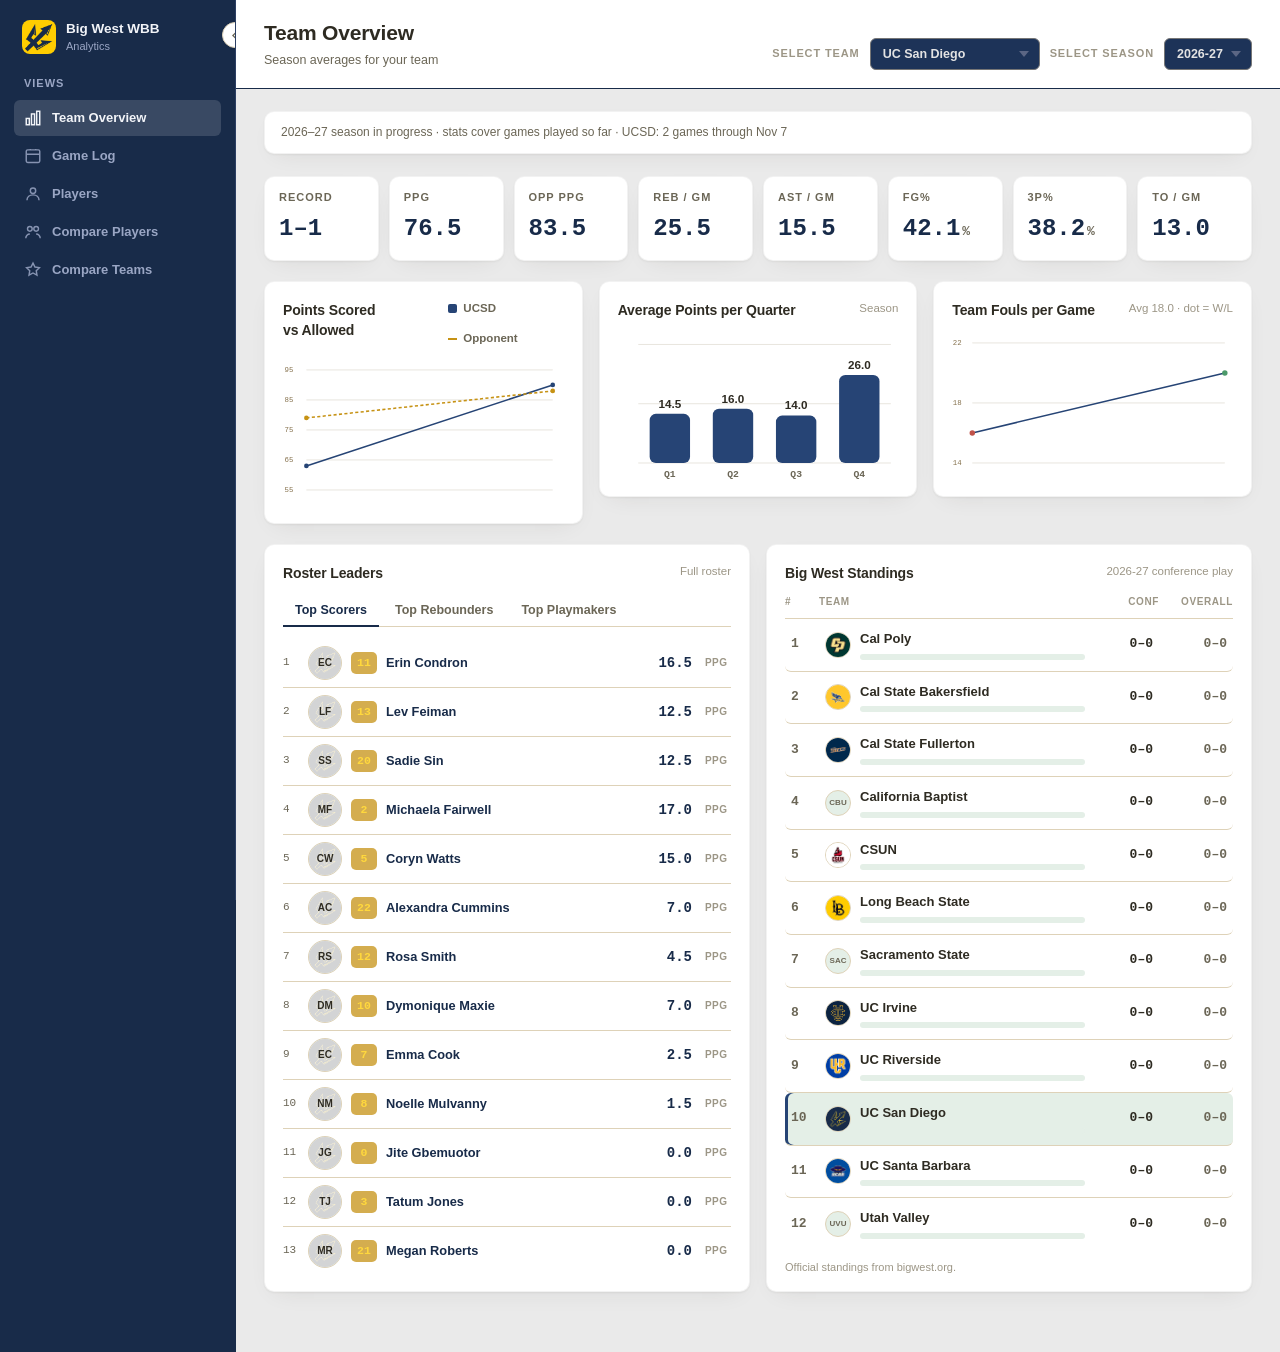
<file: index.html>
<!DOCTYPE html>
<html lang="en" data-theme="light">
<head>
<meta charset="UTF-8">
<meta name="viewport" content="width=device-width, initial-scale=1.0">
<title>Big West WBB Analytics — Coach's Dashboard</title>
<link rel="stylesheet" href="style.css?v=20261028-merged-rosters">
<link rel="preconnect" href="https://fonts.googleapis.com">
<link rel="preconnect" href="https://fonts.gstatic.com" crossorigin>
<link href="https://fonts.googleapis.com/css2?family=Inter:wght@400;600;700;800&display=swap" rel="stylesheet">
</head>
<body>
<div class="app">
  <aside class="sidebar" style="position:relative;">
    <div class="brand">
      <div class="brand-mark"><img src="Team_Logos/triton_logo.jpg" alt="UC San Diego Tritons logo"></div>
      <div class="brand-text"><b>Big West WBB</b><span>Analytics</span></div>
    </div>
    <button class="sidebar-toggle" id="sidebar-toggle" title="Collapse sidebar" aria-label="Collapse sidebar">
      <svg viewBox="0 0 20 20" fill="none" stroke="currentColor" stroke-width="2"><path d="M12 4l-6 6 6 6"/></svg>
    </button>
    <nav class="views" id="nav"></nav>
  </aside>
  <main class="main">
    <header class="topbar" id="topbar"></header>
    <section class="view" id="view"></section>
  </main>
</div>
<div class="tooltip" id="tooltip"></div>

<script src="script.js?v=20261111-played-games"></script>
</body>
</html>
</file>
<file: style.css>
:root{
  --bg:#FDFAF6; --surface:#FFFFFF; --surface-2:#FAF1E6; --surface-3:#E4EFE7;
  --border:#E5DCC9; --ink:#2E2B22; --ink-muted:#6B6656; --ink-faint:#9C9686;
  --accent:#99BC85; --accent-ink:#1D2B17; --accent-soft:#E4EFE7;
  --series-a:#99BC85; --series-b:#C97B4A;
  --good:#4C9A6A; --good-soft:#E3F3E7; --critical:#C0524A; --critical-soft:#F7E7E4;
  --sidebar-bg:#FFFFFF; --sidebar-ink:#2E2B22; --sidebar-ink-muted:#6B6656; --sidebar-border:#E5DCC9;
  --chart-grid:var(--border); --chart-axis:var(--ink-faint);
  --radius:10px; --radius-sm:6px;
  --shadow:0 1px 2px rgba(46,43,34,.06), 0 8px 24px -12px rgba(46,43,34,.12);
  --font-body: -apple-system, BlinkMacSystemFont, "Segoe UI", Roboto, "Helvetica Neue", Arial, sans-serif;
  --font-mono: ui-monospace, "SF Mono", "Cascadia Mono", "Roboto Mono", Menlo, Consolas, monospace;
}
@media (prefers-color-scheme: dark){
  :root{
    --bg:#0A0F1C; --surface:#111A2E; --surface-2:#17233D; --surface-3:#1D2A48;
    --border:#263252; --ink:#F2F4F8; --ink-muted:#8D97B5; --ink-faint:#5B6685;
    --accent:#FFC94A; --accent-ink:#1A1200; --accent-soft:#3A2E0E;
    --series-a:#C68600; --series-b:#264475;
    --good:#38C793; --good-soft:#123528; --critical:#F1596B; --critical-soft:#3A1620;
    --sidebar-bg:#111A2E; --sidebar-ink:#F2F4F8; --sidebar-ink-muted:#8D97B5; --sidebar-border:#263252;
    --chart-grid:var(--border); --chart-axis:var(--ink-faint);
    --shadow:0 1px 2px rgba(0,0,0,.3), 0 12px 28px -14px rgba(0,0,0,.55);
  }
}
:root[data-theme="dark"]{
  --bg:#0A0F1C; --surface:#111A2E; --surface-2:#17233D; --surface-3:#1D2A48;
  --border:#263252; --ink:#F2F4F8; --ink-muted:#8D97B5; --ink-faint:#5B6685;
  --accent:#FFC94A; --accent-ink:#1A1200; --accent-soft:#3A2E0E;
  --series-a:#C68600; --series-b:#264475;
  --good:#38C793; --good-soft:#123528; --critical:#F1596B; --critical-soft:#3A1620;
  --sidebar-bg:#111A2E; --sidebar-ink:#F2F4F8; --sidebar-ink-muted:#8D97B5; --sidebar-border:#263252;
  --chart-grid:var(--border); --chart-axis:var(--ink-faint);
  --shadow:0 1px 2px rgba(0,0,0,.3), 0 12px 28px -14px rgba(0,0,0,.55);
}
:root[data-theme="light"]{
  --bg:#eaeaea; --surface:#FFFFFF; --surface-2:#FDFAF6; --surface-3:#E4EFE7;
  --border:#DED2B8; --ink:#2E2B22; --ink-muted:#6B6656; --ink-faint:#9C9686;
  --accent:#99BC85; --accent-ink:#1D2B17; --accent-soft:#E4EFE7;
  --series-a:#264475; --series-b:#C69214;
  --good:#4C9A6A; --good-soft:#E3F3E7; --critical:#C0524A; --critical-soft:#F7E7E4;
  --sidebar-bg:#182B49; --sidebar-ink:#F2F4F8; --sidebar-ink-muted:#9AA6C4; --sidebar-border:#2C3F63;
  --chart-grid:rgba(133,113,77,.24); --chart-axis:#85714D;
  --shadow:0 1px 2px rgba(46,43,34,.06), 0 8px 24px -12px rgba(46,43,34,.12);
}

*{box-sizing:border-box;}
html,body{height:100%;}
body{
  margin:0; background:var(--bg); color:var(--ink); font-family:var(--font-body);
  font-size:14px; line-height:1.45; -webkit-font-smoothing:antialiased;
}
::selection{ background:var(--accent); color:var(--accent-ink); }
a{ color:inherit; }
button{ font-family:inherit; }
.num{ font-family:var(--font-mono); font-variant-numeric:tabular-nums; }

h1,h2,h3,h4{ margin:0; text-wrap:balance; font-weight:800; letter-spacing:-.01em; }
.eyebrow{
  font-size:11px; font-weight:700; text-transform:uppercase; letter-spacing:.09em;
  color:var(--ink-muted);
}

.app{
  display:grid; grid-template-columns:236px 1fr; min-height:100vh;
  transition:grid-template-columns .22s ease;
  background: linear-gradient(to right, var(--sidebar-bg) 236px, var(--bg) 236px);
}
.app.collapsed{
  grid-template-columns:72px 1fr;
  background: linear-gradient(to right, var(--sidebar-bg) 72px, var(--bg) 72px);
}

/* ---------- Sidebar ---------- */
.sidebar{
  background:var(--sidebar-bg); border-right:1px solid var(--sidebar-border);
  display:flex; flex-direction:column; padding:20px 14px; gap:22px;
  position:sticky; top:0; height:100vh; overflow:hidden;
  transition:padding .22s ease, background .22s ease;
}
.app.collapsed .sidebar{ padding-left:12px; padding-right:12px; }

.sidebar-toggle{
  position:absolute; top:22px; right:-13px; width:26px; height:26px; border-radius:50%;
  border:1px solid var(--border); background:var(--surface); box-shadow:var(--shadow);
  display:flex; align-items:center; justify-content:center; cursor:pointer; color:var(--ink-muted);
  z-index:6; padding:0;
}
.sidebar-toggle:hover{ color:var(--ink); border-color:var(--ink-faint); }
.sidebar-toggle svg{ width:13px; height:13px; transition:transform .22s ease; flex:none; }
.app.collapsed .sidebar-toggle svg{ transform:rotate(180deg); }

.app.collapsed .brand-text,
.app.collapsed .nav-label,
.app.collapsed .nav-btn span,
.app.collapsed .sidebar-foot{ display:none; }
.app.collapsed .brand{ justify-content:center; padding:0; }
.app.collapsed .nav-btn{ justify-content:center; padding:9px 0; }
.app.collapsed nav.views{ align-items:center; }
.brand{ display:flex; align-items:center; gap:10px; padding:0 8px; }
.brand-mark{
  width:34px; height:34px; border-radius:8px; background:var(--accent);
  color:var(--accent-ink); display:flex; align-items:center; justify-content:center;
  font-weight:800; font-size:15px; flex:none; overflow:hidden;
}
.brand-mark img{ width:100%; height:100%; object-fit:cover; display:block; }
.brand-text{ line-height:1.2; }
.brand-text b{ display:block; font-size:13.5px; font-weight:800; color:var(--sidebar-ink); }
.brand-text span{ font-size:11px; color:var(--sidebar-ink-muted); }

nav.views{ display:flex; flex-direction:column; gap:2px; }
.nav-label{ padding:0 10px 6px; color:var(--sidebar-ink-muted); }
.nav-btn{
  display:flex; align-items:center; gap:10px; width:100%; text-align:left;
  padding:9px 10px; border-radius:var(--radius-sm); border:none; background:none;
  color:var(--sidebar-ink-muted); font-size:13px; font-weight:600; cursor:pointer;
}
.nav-btn .ic{ width:18px; height:18px; flex:none; opacity:.85; }
.nav-btn:hover{ background:rgba(255,255,255,.08); color:var(--sidebar-ink); }
.nav-btn.active{ background:rgba(255,255,255,.14); color:var(--sidebar-ink); }
.nav-btn.active .ic{ opacity:1; }
.nav-btn:focus-visible, .btn:focus-visible, select:focus-visible, .card-select:focus-visible, .th-sort:focus-visible{
  outline:2px solid var(--series-b); outline-offset:2px;
}

.sidebar-foot{ margin-top:auto; padding:10px 8px; border-top:1px solid var(--sidebar-border); }
.sidebar-foot .eyebrow{ margin-bottom:4px; color:var(--sidebar-ink-muted); }
.sidebar-foot p{ margin:0; font-size:11.5px; color:var(--sidebar-ink-muted); opacity:.85; }

/* ---------- Main / topbar ---------- */
.main{ min-width:0; display:flex; flex-direction:column; }
.topbar{
  position:sticky; top:0; z-index:5; background:var(--bg);
  border-bottom:1px solid #182B49;
  padding:18px 28px; display:flex; align-items:flex-end; justify-content:space-between;
  gap:20px; flex-wrap:wrap;
  background-color: white;
}
.topbar h1{ font-size:21px; }
.topbar .sub{ margin-top:3px; font-size:12.5px; color:var(--ink-muted); }
.topbar-controls{ display:flex; gap:10px; align-items:center; flex-wrap:wrap; }

select{
  appearance:none; -webkit-appearance:none; background:#1d3358 url('data:image/svg+xml;utf8,<svg xmlns="http://www.w3.org/2000/svg" width="10" height="6"><path d="M0 0l5 6 5-6z" fill="%235B6684"/></svg>') no-repeat right 10px center;
  color:rgb(227, 227, 227); font-weight:600; font-size:12.5px;
  padding:8px 28px 8px 12px; border-radius:var(--radius-sm); cursor:pointer;
  outline:none;
}
select:hover{
  background-color: #f2f4f82a;
}

select.vs{ }
.vslabel{ font-size:11px; font-weight:700; color:var(--ink-faint); text-transform:uppercase; letter-spacing:.08em; }

.view{ padding:22px 28px 60px; display:flex; flex-direction:column; gap:20px; }

/* ---------- Cards / grid ---------- */
.card{
  background:white; border:1px solid rgba(46,43,34,.06); border-radius:var(--radius);
  box-shadow:var(--shadow); padding:18px 18px 16px;
}
.card-title{ display:flex; align-items:flex-start; justify-content:space-between; margin-bottom:12px; gap:18px; }
.card-title h3{ font-size:14px;}
.card-title .hint{ font-size:11.5px; color:var(--ink-faint); font-weight:500;}
.card-title-copy{ min-width:0; display:flex; flex-direction:column; gap:6px; }
.card-title-actions{ display:flex; align-items:center; gap:12px; flex-wrap:nowrap; justify-content:flex-end; }
.roster-card-controls{ margin-left:auto; flex:0 0 auto; }

.tiles{ display:grid; grid-template-columns:repeat(auto-fit,minmax(112px,1fr)); gap:10px; }
.tile{
  background:white; border:1px solid rgba(46,43,34,.06); border-radius:var(--radius);
  padding:13px 14px; box-shadow:var(--shadow);
}
.tile .eyebrow{ margin-bottom:6px; }
.tile .val{ font-size:24px; font-weight:800; color: #182B49; }
.tile .val small{ font-size:13px; font-weight:700; color:var(--ink-muted); margin-left:2px; }
.tile .delta{ margin-top:4px; font-size:11.5px; font-weight:700; }
.tile .delta.up{ color:var(--good); } .tile .delta.down{ color:var(--critical); }

.stat-tile{ cursor:pointer; text-align:left; width:100%; font:inherit; }
.stat-tile:hover{ border-color:var(--series-b); }
.stat-tile.active{ border-color:var(--series-a); background:var(--accent-soft); }

.team-section-tabs{
  display:inline-flex; align-items:center; gap:8px; padding:6px;
  border:1px solid var(--border); border-radius:999px; background:white;
  box-shadow:var(--shadow); width:max-content; max-width:100%;
}
.team-section-tab{
  border:none; background:transparent; color:var(--ink-muted); cursor:pointer;
  border-radius:999px; padding:9px 16px; font:inherit; font-size:12px; font-weight:800;
  letter-spacing:.05em; text-transform:uppercase;
}
.team-section-tab:hover{ color:var(--ink); background:var(--surface-2); }
.team-section-tab.active{ background:#182B49; color:white; }
.compare-teams-tabs{ flex-wrap:wrap; border-radius:24px; gap:4px; }
.compare-teams-tabs .team-section-tab{ padding:9px 13px; }
.team-summary-tiles{ margin-top:2px; }

.roster-page-grid{
  display:grid; grid-template-columns:repeat(4,minmax(0,1fr)); gap:20px;
}
.roster-spotlight-card{
  border:none; border-radius:20px; overflow:hidden; cursor:pointer; text-align:left;
  background:var(--card-bg); color:#f7f8fb; box-shadow:0 22px 40px -28px rgba(7,13,24,.75);
  border:2px solid color-mix(in srgb, var(--card-border) 72%, white 28%);
  padding:0; position:relative; min-height:390px; display:flex; flex-direction:column;
  transition:transform .18s ease, box-shadow .18s ease, border-color .18s ease;
}
.roster-spotlight-card:hover{
  transform:translateY(-3px);
  box-shadow:0 28px 46px -26px rgba(7,13,24,.82);
}
.roster-spotlight-top{
  display:flex; justify-content:space-between; align-items:center; padding:14px 14px 0;
  position:relative; z-index:2;
}
.roster-spotlight-rank,
.roster-spotlight-season{
  min-width:42px; height:34px; border-radius:999px; display:inline-flex; align-items:center; justify-content:center;
  background:rgba(255,255,255,.9); color:#1a2945; font-weight:900; font-size:18px; box-shadow:0 8px 20px -16px rgba(0,0,0,.65);
}
.roster-spotlight-season{ min-width:56px; font-size:15px; }
.roster-spotlight-art{
  position:relative; min-height:214px; padding:10px 18px 0; display:flex; align-items:flex-end; justify-content:center; overflow:hidden;
}
.roster-spotlight-logo{
  position:absolute; inset:10px 18px 12px; opacity:.2; display:flex; align-items:center; justify-content:center;
}
.roster-spotlight-logo img{
  width:100%; height:100%; object-fit:contain; filter:grayscale(1) brightness(1.7);
}
.roster-spotlight-monogram{
  width:148px; height:148px; border-radius:50%; display:flex; align-items:center; justify-content:center;
  background:linear-gradient(180deg,rgba(255,255,255,.24) 0%, rgba(255,255,255,.1) 100%);
  border:2px solid rgba(255,255,255,.28); backdrop-filter:blur(6px);
  font-size:52px; font-weight:900; letter-spacing:-.04em; position:relative; z-index:1;
}
.roster-spotlight-photo{
  position:relative; z-index:1; width:178px; height:178px; object-fit:cover; object-position:center top;
  border-radius:50%; border:2px solid rgba(255,255,255,.18); box-shadow:0 22px 34px -26px rgba(0,0,0,.72);
  background:rgba(255,255,255,.1);
}
.roster-spotlight-jersey{
  position:absolute; right:18px; bottom:16px; z-index:2; font-size:20px; font-weight:900;
  color:var(--card-accent); text-shadow:0 2px 18px rgba(0,0,0,.45);
}
.roster-spotlight-name{
  padding:12px 16px 10px; background:linear-gradient(180deg,rgba(255,255,255,.12) 0%, rgba(255,255,255,.05) 100%);
  border-top:1px solid rgba(255,255,255,.16); border-bottom:1px solid rgba(255,255,255,.12);
  font-size:15px; font-weight:900; text-align:center; white-space:nowrap; overflow:hidden; text-overflow:ellipsis;
}
.archetype-chip-stack{
  display:flex; flex-direction:column; align-items:center; gap:5px; max-width:100%;
}
.archetype-chip{
  display:inline-flex; align-items:center; justify-content:center; max-width:100%;
  border-radius:999px; padding:4px 8px; background:rgba(255,255,255,.92);
  color:#182B49; font-size:10.5px; font-weight:900; line-height:1.15;
  white-space:nowrap; overflow:hidden; text-overflow:ellipsis;
}
.roster-spotlight-archetype{
  align-self:center; max-width:calc(100% - 28px); margin:10px 14px 0;
}
.roster-spotlight-archetype .archetype-chip{
  background:color-mix(in srgb, var(--card-accent) 24%, white 76%);
}
.roster-spotlight-stats{
  display:grid; grid-template-columns:repeat(2,1fr); margin-top:auto;
  background:linear-gradient(180deg,rgba(255,255,255,.08) 0%, rgba(255,255,255,.04) 100%);
}
.roster-spotlight-stat{
  padding:14px 16px; border-top:1px solid rgba(255,255,255,.12); border-right:1px solid rgba(255,255,255,.1);
  display:flex; flex-direction:column; gap:4px;
}
.roster-spotlight-stat:nth-child(2n){ border-right:none; }
.roster-spotlight-stat span{
  font-size:11px; font-weight:800; letter-spacing:.08em; text-transform:uppercase; color:rgba(243,246,251,.74);
}
.roster-spotlight-stat strong{
  font-size:30px; line-height:1; font-weight:900; letter-spacing:-.04em; color:#ffffff;
}

.roster-modal-backdrop{
  position:fixed; inset:0; z-index:30; background:rgba(7,13,24,.68);
  display:flex; align-items:center; justify-content:center; padding:28px;
  backdrop-filter:blur(8px);
}
.roster-modal-shell{
  width:min(1120px,100%); max-height:calc(100vh - 56px); overflow:auto;
  position:relative;
}
.roster-modal-shell #player-detail{
  margin:0; border:1px solid rgba(255,255,255,.12); box-shadow:0 24px 52px -30px rgba(0,0,0,.78);
}
.roster-modal-close{
  position:absolute; top:14px; right:14px; width:38px; height:38px; border-radius:50%;
  border:1px solid rgba(255,255,255,.16); background:rgba(15,24,40,.88); color:white;
  font-size:24px; line-height:1; display:flex; align-items:center; justify-content:center;
  cursor:pointer; z-index:2;
}
.roster-modal-close:hover{ background:rgba(15,24,40,.98); }

.mini-toggle{
  display:inline-flex; align-items:center; gap:4px; padding:4px;
  border:1px solid var(--border); border-radius:999px; background:var(--surface-2);
}
.mini-toggle-btn{
  border:none; background:transparent; color:var(--ink-muted); cursor:pointer;
  border-radius:999px; padding:7px 12px; font:inherit; font-size:11.5px; font-weight:800;
  letter-spacing:.04em; text-transform:uppercase;
}
.mini-toggle-btn.active{ background:white; color:#182B49; box-shadow:var(--shadow); }

.grid-2{ display:grid; grid-template-columns:1.5fr 1fr; gap:16px; align-items:start; }
.grid-2-even{ display:grid; grid-template-columns:repeat(2,1fr); gap:16px; align-items:stretch; }
.grid-3{ display:grid; grid-template-columns:repeat(3,1fr); gap:16px; align-items:start; }
.grid-4{ display:grid; grid-template-columns:repeat(4,1fr); gap:16px; align-items:stretch; }
@media (max-width:980px){ .grid-2, .grid-2-even, .grid-3{ grid-template-columns:1fr; } }
@media (max-width:1200px){ .grid-4{ grid-template-columns:repeat(2,1fr); } }
@media (max-width:640px){ .grid-4{ grid-template-columns:1fr; } }

.card.stretch{ display:flex; flex-direction:column; }
.card.stretch .chart-fill{ flex:1; min-height:220px; }
.card.stretch .chart-fill svg{ width:100%; height:100%; display:block; }
.card.stretch .leaderboard-list{ flex:1; max-height:none; min-height:0; }

/* ---------- Table ---------- */
.table-wrap{ overflow-x:auto; border-radius:var(--radius-sm); border:1px solid var(--border); }
table{ width:100%; border-collapse:collapse; min-width:640px; font-size:12.8px; }
thead th{
  position:sticky; top:0; background:var(--surface-2); text-align:left; padding:9px 12px;
  font-size:10.5px; text-transform:uppercase; letter-spacing:.06em; color:var(--ink-muted);
  border-bottom:1px solid var(--border); white-space:nowrap; font-weight:700;
}
.th-sort{
  cursor:pointer; user-select:none; background:none; border:none; padding:0;
  font:inherit; font-family:inherit; font-size:inherit; font-weight:inherit;
  text-transform:inherit; letter-spacing:inherit; color:inherit;
}
th.num, td.num{ text-align:right; }
thead th.num,
thead th.num .th-sort{
  font-family:var(--font-body);
  font-variant-numeric:normal;
}
thead tr + tr th{ border-top:1px solid rgba(24,43,73,.08); }
thead th[colspan]{ text-align:center; font-size:10px; color:#7e7563; background:#faf7f1; }
tbody td{ padding:9px 12px; border-bottom:1px solid var(--border); white-space:nowrap; }
tbody tr:last-child td{ border-bottom:none; }
tbody tr{ cursor:default; }
tbody tr.clickable{ cursor:pointer; }
tbody tr.clickable:hover{ background:var(--surface-2); }
tbody tr.selected{ background:var(--accent-soft); }
.rowname{ font-weight:700; }
.muted{ color:var(--ink-muted); }

.pill{
  display:inline-flex; align-items:center; gap:5px; padding:2px 8px; border-radius:99px;
  font-size:11px; font-weight:800; letter-spacing:.02em;
}
.pill.win{ background:var(--good-soft); color:var(--good); }
.pill.loss{ background:var(--critical-soft); color:var(--critical); }
.pill.tag{ background:var(--surface-3); color:var(--ink-muted); font-weight:700; }

.jersey{
  display:inline-flex; align-items:center; justify-content:center; width:26px; height:22px;
  border-radius:5px; background:#c69114bf; font-family:var(--font-mono); font-weight:700;
  font-size:11.5px; color:#ffd83d; flex:none;
}

/* ---------- Buttons / misc ---------- */
.btn{
  border:1px solid var(--border); background:var(--surface-2); color:var(--ink);
  padding:7px 12px; border-radius:var(--radius-sm); font-size:12.5px; font-weight:700; cursor:pointer;
}
.btn:hover{ background:var(--surface-2); }
.btn.link{ border:none; background:none; color:var(--series-b); padding:0; font-weight:700; }
.legend{ display:flex; gap:14px; flex-wrap:wrap; }
.legend-item{ display:flex; align-items:center; gap:6px; font-size:11.5px; font-weight:700; color:var(--ink-muted); }
.swatch{ width:9px; height:9px; border-radius:2px; flex:none; }

/* ---------- Player / Team roster cards ---------- */
.roster-table-wrap{ background:white; }
.roster-table{ min-width:880px; }
.roster-table tbody tr.selected{ background:#bc8d2818; }
.roster-table tbody tr.selected:hover{ background:#bc8d2824; }
.roster-namecell{ display:flex; align-items:center; justify-content:flex-start; gap:10px; min-width:220px; }
.roster-table-photo{
  width:38px; height:38px; border-radius:50%; overflow:hidden; flex:none; background:#d9deea;
  display:flex; align-items:center; justify-content:center; box-shadow:0 8px 18px -14px rgba(0,0,0,.35);
}
.roster-table-photo img{ width:100%; height:100%; object-fit:cover; object-position:center top; display:block; }
.roster-table-photo img[src$=".svg"], .roster-table-photo img[src*=".svg?"]{ object-fit:contain; padding:5px; background:white; }
.roster-identity{ display:flex; flex-direction:column; gap:3px; justify-content:center; }
.roster-player{ font-weight:800; font-size:13.5px; color:#182B49; }
.roster-inline-num{ font-size:11px; color:var(--ink-muted); font-weight:800; margin-left:4px; vertical-align:middle; }
.roster-meta{ font-size:11px; color:var(--ink-muted); font-weight:700; text-transform:uppercase; letter-spacing:.05em; }
.roster-archetype{
  display:block; max-width:260px; color:#182B49; font-size:11px; font-weight:800;
  white-space:nowrap; overflow:hidden; text-overflow:ellipsis;
}
.roster-submeta{ font-size:10.5px; color:var(--ink-faint); font-weight:700; text-transform:uppercase; letter-spacing:.06em; }
.roster-table th,
.roster-table td{ padding:8px 10px; }
.roster-table th.num,
.roster-table td.num{ text-align:center; }
.roster-table th .th-sort{
  width:100%;
  display:inline-flex;
  align-items:center;
  justify-content:center;
  gap:4px;
  border:none;
  background:transparent;
  box-shadow:none;
  padding:0;
}
.roster-table td:first-child{ text-align:left; }
.roster-table thead th:first-child,
.roster-table tbody td:first-child{
  position:sticky; left:0; z-index:3; background:white;
}
.roster-table thead th:first-child{
  z-index:5; background:var(--surface-2);
}
.roster-table tbody tr:hover td:first-child{ background:var(--surface-2); }
.roster-table tbody tr.selected td:first-child{ background:#f7efe0; }

/* ---------- Player detail ---------- */
/* Header band: player on the left (same width as the stat column), the player/window
   pickers start at the chart column's left edge, then a divider before the stats. */
.pdetail-head{
  display:grid; grid-template-columns:292px minmax(0,1fr); column-gap:22px; align-items:center;
  padding-bottom:16px; border-bottom:1px solid var(--border);
}
.pdetail-head-id{ display:flex; align-items:center; gap:14px; min-width:0; }
.pdetail-head-controls{ display:flex; align-items:center; justify-content:flex-end; gap:16px; flex-wrap:wrap; align-self:end; }
.pdetail-avatar{
  width:56px; height:56px; border-radius:50%; background:var(--surface-3);
  display:flex; align-items:center; justify-content:center; font-weight:800; font-size:19px; flex:none;
  overflow:hidden;
}
.pdetail-avatar img{ width:100%; height:100%; object-fit:cover; object-position:center top; display:block; }
.pdetail-name{ font-size:19px; }
.pdetail-meta{ font-size:12.5px; color:var(--ink-muted); margin-top:2px; }
.pdetail-archetype{
  margin-top:6px; color:#182B49; font-size:12px; font-weight:900;
}
.pdetail-archetype-list{ align-items:flex-start; margin-top:8px; }
.pdetail-archetype-list .archetype-chip,
.compare-archetype-list .archetype-chip{
  background:var(--surface-3); color:var(--ink); border-radius:6px;
}

/* ---------- Player detail: stat-picker + axis chart layout ---------- */
.pdetail-body{ display:flex; gap:22px; margin-top:18px; align-items:stretch; }
.pdetail-stats-col{ width:292px; flex:none; display:flex; flex-direction:column; }
.pdetail-stats-head{
  display:flex; flex-direction:column; gap:4px; margin-bottom:8px;
}
.pdetail-context-label{
  font-size:11.5px; color:var(--ink-muted); font-weight:700;
}
/* Tiles stretch to fill the column, so their bottom edge lines up with the
   bottom of the report cards on the right. */
.stat-tile-grid{
  display:grid; grid-template-columns:repeat(2,1fr); grid-auto-rows:minmax(104px,1fr); gap:8px; flex:1;
}
.stat-tile-grid .tile{
  padding:10px; display:flex; flex-direction:column; justify-content:center; align-items:center; text-align:center;
}
.stat-tile-grid .eyebrow{ margin-bottom:8px; font-size:13px; letter-spacing:.07em; }
.stat-tile-grid .val{ font-size:28px; line-height:1.1; }
.pdetail-chart-col{ flex:1; min-width:0; display:flex; flex-direction:column; }
.pdetail-chart-col .card-title{ flex:none; flex-wrap:wrap; }
.pdetail-chart-col .card-title h3{ white-space:nowrap; }
.player-detail-actions{
  display:flex; align-items:center; gap:12px; margin-left:auto; flex-wrap:wrap; justify-content:flex-end;
}
.player-detail-picker{
  display:flex; align-items:center; gap:10px; color:var(--ink-muted); font-size:11px; font-weight:800;
  text-transform:uppercase; letter-spacing:.08em;
}
.player-detail-picker select{ min-width:240px; }
.player-detail-picker--compact select{ min-width:132px; }
.player-detail-picker select:hover,
.player-detail-picker select:focus-visible{
  background-color:#1d3358;
}
.pdetail-chart-col .chart-wrap{
  background:var(--surface-2); border:1px solid var(--border); border-radius:var(--radius-sm);
  padding:10px 8px 8px; flex:1; min-height:245px;
  display:flex; flex-direction:column;
}
.trend-empty{
  background:var(--surface-2); border:1px solid var(--border); border-radius:var(--radius-sm);
  min-height:84px; padding:14px 18px; display:flex; flex-direction:column; align-items:flex-start; justify-content:center;
  text-align:left; color:var(--ink-muted); gap:4px; flex:none;
}
.trend-empty strong{ color:var(--ink); font-size:13.5px; }
.trend-empty span{ max-width:420px; font-size:12px; font-weight:700; line-height:1.35; }
.trend-empty--compact{ min-height:220px; padding:16px; align-items:center; text-align:center; }
.chart--trend{ width:100%; flex:1 1 auto; min-height:0; }
.pdetail-shot-profile{
  margin-top:12px; background:var(--surface-2); border:1px solid var(--border);
  border-radius:var(--radius-sm); padding:12px 14px; flex:1; display:flex; flex-direction:column;
}
.player-visual-grid{
  display:grid; grid-template-columns:minmax(0, .9fr) minmax(320px, 1.1fr); gap:18px; align-items:stretch; flex:1;
}
.player-shot-panel,
.player-radar-panel{
  background:rgba(255,255,255,.42); border:1px solid var(--border); border-radius:12px; padding:12px 14px;
  height:100%;
}
.shot-pie-layout{
  display:grid; grid-template-columns:1fr; gap:18px; align-items:center;
}
.shot-pie{
  width:100%; max-width:250px; margin:0 auto; display:block; overflow:visible;
  -webkit-tap-highlight-color:transparent;
}
.shot-pie,
.shot-pie *{
  outline:none;
}
.shot-pie:focus,
.shot-pie:focus-visible,
.shot-pie-slice:focus,
.shot-pie-slice:focus-visible{
  outline:none;
}
.shot-pie-slice{
  cursor:pointer; stroke:rgba(255,255,255,.9); stroke-width:2px; transition:opacity .16s ease, transform .16s ease;
  transform-box:fill-box; transform-origin:center;
}
.shot-pie-slice:hover,
.shot-pie-slice.active{ opacity:1; transform:none; }
.shot-pie-label{
  fill:white; font-size:11px; font-weight:800; letter-spacing:.04em; text-transform:uppercase;
  pointer-events:none;
}
.shot-pie-label-outside{
  fill:var(--ink); font-size:10.5px;
}
.shot-pie-callout{
  fill:none; stroke:var(--ink-faint); stroke-width:1.5; stroke-linecap:round; pointer-events:none;
}
.shot-pie-legend{ display:flex; flex-direction:column; gap:8px; }
.shot-pie-legend-row{
  display:grid; grid-template-columns:10px minmax(56px,auto) repeat(2, minmax(0,1fr)); gap:10px; align-items:center;
  font-size:11.5px; font-weight:700; color:var(--ink-muted);
  border:none; background:transparent; width:100%; padding:8px 10px; border-radius:10px; text-align:left; cursor:pointer;
}
.shot-pie-legend-row:hover,
.shot-pie-legend-row.active{ background:transparent; }
.shot-pie-dot{ width:10px; height:10px; border-radius:50%; display:inline-block; }
.shot-pie-legend-label{
  color:var(--ink); font-size:11px; font-weight:800; letter-spacing:.08em; text-transform:uppercase;
}
.shot-pie-legend-stat{ font-family:var(--font-mono); text-align:right; }
.player-radar{
  width:100%; max-width:320px; margin:6px auto 0; display:block; overflow:visible;
  -webkit-tap-highlight-color:transparent;
}
.radar-grid-ring{
  fill:none; stroke:rgba(36,56,94,.18); stroke-width:1;
}
.radar-grid-spoke{
  stroke:rgba(36,56,94,.16); stroke-width:1;
}
.radar-area{
  fill:rgba(38,68,117,.22); stroke:#264475; stroke-width:2;
}
.radar-point{
  fill:#264475; stroke:white; stroke-width:1.4;
}
.radar-hit{
  fill:transparent; stroke:transparent; cursor:pointer; outline:none; pointer-events:all;
}
.radar-hit-ray{
  fill:none; stroke:transparent; stroke-linecap:round; stroke-linejoin:round;
}
.radar-hit.active{
  fill:transparent;
  stroke:transparent;
}
.radar-hit:focus,
.radar-hit:focus-visible{
  outline:none;
}
.radar-hit:hover + .radar-axis-label,
.radar-hit:focus + .radar-axis-label{
  fill:var(--ink);
}
.radar-axis-label{
  fill:var(--ink-muted); font-size:10.5px; font-weight:800; letter-spacing:.03em;
}
.radar-axis-label.active{
  fill:var(--ink);
}
.radar-detail-panel{
  margin:8px auto 0; max-width:520px; min-height:38px;
  display:flex; align-items:center; justify-content:center; gap:8px; flex-wrap:wrap;
  padding:8px 10px; border:1px solid var(--border); border-radius:8px;
  background:var(--surface-2); color:var(--ink-muted); font-size:11.5px; font-weight:700; text-align:center;
}
.radar-detail-panel b{ color:var(--ink); font-size:12px; }
.radar-detail-panel span{ color:var(--ink-muted); }
.radar-detail-panel em{ color:var(--ink); font-style:normal; font-family:var(--font-mono); font-weight:900; }
.player-modal-shell{ max-width:1180px; width:min(1180px, calc(100vw - 48px)); }
@media (max-width:860px){
  .pdetail-head{ grid-template-columns:1fr; row-gap:14px; }
  .pdetail-head-controls{ justify-content:flex-start; }
  .pdetail-body{ flex-direction:column; }
  .pdetail-stats-col{ width:100%; }
  .stat-tile-grid{ grid-template-columns:repeat(3,1fr); }
  .player-visual-grid{ grid-template-columns:1fr; }
  .shot-pie-layout{ grid-template-columns:1fr; }
  .team-section-tabs{ width:100%; justify-content:space-between; }
  .team-section-tab{ flex:1; text-align:center; }
  .card-title{ flex-direction:column; align-items:stretch; }
  .card-title-actions{ width:100%; justify-content:flex-start; flex-wrap:wrap; }
  .roster-card-controls{ margin-left:0; }
  .roster-page-grid{ grid-template-columns:repeat(2,minmax(0,1fr)); }
  .player-detail-actions{ margin-left:0; width:100%; justify-content:space-between; }
  .player-detail-picker{ width:100%; justify-content:space-between; }
}
@media (max-width:560px){
  .roster-page-grid{ grid-template-columns:1fr; }
  .roster-modal-backdrop{ padding:12px; }
  .roster-modal-close{ top:10px; right:10px; }
}
@media (max-width:520px){
  .stat-tile-grid{ grid-template-columns:repeat(2,1fr); }
}

/* ---------- Compare layout ---------- */
.compare-picker-row{ display:grid; grid-template-columns:1fr auto 1fr; gap:14px; align-items:center; margin-bottom:10px; }
.compare-picker-row select{ justify-self:start; }
.compare-picker-row select.picker-right{ justify-self:end; }
.compare-heads{ display:grid; grid-template-columns:1fr auto 1fr; gap:14px; align-items:center; }
.compare-side{ display:flex; align-items:center; gap:10px; }
.compare-side.right{ flex-direction:row-reverse; text-align:right; }
.compare-avatar{
  width:42px; height:42px; border-radius:50%; display:flex; align-items:center; justify-content:center;
  font-weight:800; font-size:15px; flex:none; overflow:hidden; position:relative;
}
.compare-avatar img{ width:100%; height:100%; object-fit:contain; display:block; padding:5px; background:white; }
.compare-avatar .rotation-photo-fallback{ width:100%; height:100%; }
.compare-avatar .rotation-photo-fallback span{ font-size:10px; }
.compare-avatar .rotation-photo-fallback img{ opacity:.18; padding:0; object-fit:cover; background:transparent; }
.compare-avatar .rotation-headshot{ position:absolute; inset:0; width:100%; height:100%; object-fit:cover; padding:0; background:transparent; z-index:2; }
.compare-vs{ font-family:var(--font-mono); font-weight:800; color:var(--ink-faint); font-size:12px; }
.compare-name{ font-weight:800; font-size:14px; }
.compare-meta{ font-size:11px; color:var(--ink-faint); font-weight:600; }
.compare-archetype-list{ align-items:flex-start; margin-top:6px; }
.compare-side.right .compare-archetype-list{ align-items:flex-end; }
.compare-player-radar-card{ overflow:hidden; }
.compare-player-radar{ max-width:520px; height:320px; }
.radar-area-a{ fill:color-mix(in srgb, var(--series-a) 24%, transparent); stroke:var(--series-a); }
.radar-area-b{ fill:color-mix(in srgb, var(--series-b) 20%, transparent); stroke:var(--series-b); }
.radar-point-a{ fill:var(--series-a); }
.radar-point-b{ fill:var(--series-b); }
.compare-shot-grid{ display:grid; grid-template-columns:1fr 1fr; gap:14px; }
.compare-shot-panel{ background:var(--surface-2); }
.compare-shot-panel.side-a{ border-color:color-mix(in srgb, var(--series-a) 34%, var(--border)); }
.compare-shot-panel.side-b{ border-color:color-mix(in srgb, var(--series-b) 34%, var(--border)); }
.key-edge-grid{ display:grid; grid-template-columns:repeat(4,minmax(0,1fr)); gap:10px; }
.key-edge{
  min-height:72px; display:flex; gap:9px; align-items:flex-start;
  padding:10px; border:1px solid var(--border); border-radius:8px; background:var(--surface-2);
}
.key-edge-bar{ width:4px; align-self:stretch; border-radius:99px; flex:none; }
.key-edge b{ display:block; font-size:12.5px; line-height:1.25; color:var(--ink); }
.key-edge span:last-child{ display:block; margin-top:4px; color:var(--ink-muted); font-size:11px; font-weight:700; line-height:1.25; }
.rotation-grid{ display:flex; flex-direction:column; }
.rotation-pair-head,
.rotation-pair-row{ display:grid; grid-template-columns:1fr 1fr; gap:28px; align-items:stretch; }
.rotation-pair-row{ border-bottom:1px solid var(--border); }
.rotation-pair-row:last-child{ border-bottom:none; }
.rotation-pair-row > div{ min-width:0; display:flex; }
.rotation-pair-row .rotation-row{ border-bottom:none; height:100%; padding:12px 0; }
.rotation-team-title{ font-size:12px; font-weight:800; color:var(--ink-muted); margin-bottom:8px; text-transform:uppercase; letter-spacing:.04em; text-align:center; }
/* Split the top-five card down the middle (same center line as the VS in the
   header card above it) and center each team's players in their own half. */
.rotation-pair-head,
.rotation-pair-row{ position:relative; }
.rotation-pair-head::after,
.rotation-pair-row::after{
  content:''; position:absolute; top:0; bottom:0; left:50%; width:1px; background:var(--border); pointer-events:none;
}
.rotation-pair-row .rotation-row{ justify-items:center; }
.rotation-pair-row .rotation-main{ justify-content:center; }
.rotation-pair-row .rotation-tags{ justify-content:center; padding-left:0; }
.rotation-row{
  display:grid; grid-template-columns:1fr; gap:8px; align-items:start;
  padding:10px 0; border-bottom:1px solid var(--border);
  width:100%; border-left:none; border-right:none; border-top:none; background:transparent; text-align:left; font:inherit; cursor:pointer;
}
.rotation-row:hover{ background:var(--surface-2); }
.rotation-row:focus-visible{ outline:2px solid color-mix(in srgb, var(--series-a) 45%, transparent); outline-offset:2px; }
.rotation-row:last-child{ border-bottom:none; }
.rotation-row-empty{ min-height:96px; pointer-events:none; }
.rotation-main{ display:flex; align-items:center; gap:10px; min-width:0; }
.rotation-photo{
  position:relative;
  width:44px; height:44px; border-radius:50%; flex:none; display:flex; align-items:center; justify-content:center;
  background:var(--surface-3); border:1px solid var(--border); overflow:hidden; color:var(--ink-muted); font-weight:800; font-size:12px;
}
.rotation-headshot{ position:absolute; inset:0; width:100%; height:100%; object-fit:cover; display:block; z-index:2; }
.rotation-photo-fallback{
  position:relative; width:100%; height:100%; display:flex; align-items:center; justify-content:center;
  background:var(--surface-2);
}
.rotation-photo-fallback img{
  position:absolute; inset:0; width:100%; height:100%; object-fit:cover; opacity:.22; filter:saturate(.9);
}
.rotation-photo-fallback span{
  position:relative; z-index:1; color:var(--ink); font-size:11.5px; font-weight:900;
}
.rotation-player b{ display:block; font-size:12.5px; color:var(--ink); line-height:1.2; }
.rotation-player span{ display:block; margin-top:3px; color:var(--ink-muted); font-size:11px; font-weight:700; }
.rotation-player-name{
  display:flex !important; align-items:center; gap:6px; flex-wrap:wrap;
}
.rotation-name-archetypes{
  display:inline-flex; flex-direction:row; align-items:center; gap:4px; max-width:100%;
}
.rotation-name-archetypes .archetype-chip{
  background:#182B49; color:white; border-radius:6px; padding:3px 6px; font-size:10px;
}
.rotation-tags{ display:flex; flex-wrap:wrap; gap:5px; padding-left:48px; }
.rotation-tag{
  padding:4px 6px; border-radius:6px; background:var(--surface-3); color:var(--ink);
  font-size:10.5px; font-weight:800; white-space:nowrap; line-height:1.2;
}
.archetype-rotation-tag{ background:#182B49; color:white; }
.rotation-tag.weak{ color:var(--ink-muted); background:transparent; border:1px solid var(--border); }
.compare-trend-grid{ display:grid; grid-template-columns:1fr 1fr; gap:14px; }
.compare-trend-panel{
  min-width:0; padding:10px; border:1px solid var(--border); border-radius:8px; background:var(--surface-2);
}
.compare-trend-summary{ display:flex; flex-wrap:wrap; gap:8px; margin-bottom:8px; color:var(--ink-muted); font-size:11px; font-weight:700; }
.compare-trend-summary span{ padding:4px 6px; border-radius:6px; background:var(--surface); border:1px solid var(--border); }
.compare-trend-summary b{ color:var(--ink); font-family:var(--font-mono); }
.compare-team-trend{ height:170px; }

/* ---------- Compare tables (Compare Players / Compare Teams) ---------- */
.compare-card-head{ display:flex; align-items:flex-start; justify-content:space-between; gap:14px; }
.compare-card-head h3{ font-size:16px; }
.compare-card-sub{ margin:4px 0 0; color:var(--ink-muted); font-size:12.5px; font-weight:600; }
.compare-badge{
  flex:none; padding:5px 9px; border-radius:6px; background:var(--accent-soft); color:var(--accent-ink);
  font-size:10px; font-weight:800; letter-spacing:.08em; text-transform:uppercase; white-space:nowrap;
}
.compare-toggle{
  display:inline-flex; align-items:center; gap:2px; margin:14px 0 4px; padding:3px;
  border:1px solid var(--border); border-radius:8px; background:var(--surface);
}
.compare-toggle button{
  border:none; background:transparent; color:var(--ink-muted); cursor:pointer; border-radius:6px;
  padding:7px 12px; font:inherit; font-size:11px; font-weight:800; letter-spacing:.06em; text-transform:uppercase;
}
.compare-toggle button:hover{ color:var(--ink); background:var(--surface-2); }
.compare-toggle button.active{ background:#182B49; color:#fff; }
/* Full-width table with three equal columns (stat | side A | side B). Names and numbers are both
   left-aligned with the same padding, so each name sits directly above its column's numbers. */
.compare-card-head h3{ font-size:19px; }
.compare-card-sub{ font-size:14px; }
.compare-badge{ font-size:11px; padding:6px 10px; }
.compare-toggle button{ font-size:12.5px; padding:9px 15px; }
.compare-table-wrap{ margin-top:16px; overflow-x:auto; }
.compare-table{ width:100%; min-width:0; border-collapse:collapse; table-layout:fixed; font-size:16.5px; }
.compare-table th{ text-align:left; font-weight:600; }
.compare-table thead th{
  padding:0 20px 12px; font-size:12.5px; font-weight:800; letter-spacing:.08em; text-transform:uppercase; color:var(--ink-faint);
}
.compare-table thead th.a{ color:var(--series-a); }
.compare-table thead th.b{ color:color-mix(in srgb, var(--series-b) 78%, #000); }
.compare-table tbody th{ padding:0 20px; color:var(--ink); }
.compare-table tbody tr{ border-top:1px solid var(--border); }
.compare-table tbody td, .compare-table tbody th{ height:56px; }
.stat-label-sub{ display:block; margin-top:2px; font-size:11px; letter-spacing:.04em; color:var(--ink-faint); font-weight:700; }
.cmp-cell{ padding:0 20px; text-align:left; font-family:var(--font-mono); font-weight:600; color:var(--ink); white-space:nowrap; }
.cmp-sub{ display:block; margin-top:2px; color:var(--ink-muted); font-size:12px; font-weight:600; }
.cmp-cell.better{ font-weight:800; }
.cmp-cell.a.better{ background:color-mix(in srgb, var(--series-a) 14%, transparent); color:var(--series-a); }
.cmp-cell.b.better{ background:color-mix(in srgb, var(--series-b) 22%, transparent); color:color-mix(in srgb, var(--series-b) 72%, #000); }
.compare-note{ margin:18px 0 0; padding-top:16px; border-top:1px solid var(--border); color:var(--ink-muted); font-size:13.5px; line-height:1.55; }
.compare-note b{ color:var(--ink); }
.compare-basis-note{
  margin:0; padding:10px 14px; border:1px solid var(--border); border-left:3px solid var(--series-b);
  border-radius:8px; background:var(--surface); color:var(--ink-muted); font-size:12px; line-height:1.5;
}
.compare-basis-note b{ color:var(--ink); }

/* ---------- Charts ---------- */
.chart-wrap{ position:relative; }
svg.chart{ display:block; width:100%; height:auto; overflow:visible; }
.gridline{ stroke:var(--chart-grid); stroke-width:1; }
.axislabel{ fill:var(--chart-axis); font-size:9.5px; font-family:var(--font-mono); }
.quarter-axislabel{ font-size:12.5px; font-weight:800; fill:var(--ink-muted); }
.quarter-val{ fill:var(--ink); font-size:15px; font-family:var(--font-body); font-weight:800; }
.axistitle{ fill:var(--ink-muted); font-size:10.5px; font-family:var(--font-body); font-weight:700; }
.tooltip{
  position:absolute; pointer-events:none; background:var(--ink); color:var(--bg);
  padding:6px 9px; border-radius:6px; font-size:11px; font-weight:700; white-space:nowrap;
  transform:translate(-50%,-115%); opacity:0; transition:opacity .1s; z-index:90; box-shadow:var(--shadow);
}
.tooltip.show{ opacity:1; }
.tooltip .t-sub{ font-weight:500; opacity:.75; }
.tooltip .t-sub + .t-sub{ display:block; margin-top:3px; }
.hover-x{ stroke:var(--ink-faint); stroke-width:1; stroke-dasharray:3 3; opacity:0; }

@media (max-width: 980px){
  .key-edge-grid{ grid-template-columns:repeat(2,minmax(0,1fr)); }
  .compare-trend-grid{ grid-template-columns:1fr; }
  .compare-shot-grid{ grid-template-columns:1fr; }
}

@media (max-width: 620px){
  .key-edge-grid{ grid-template-columns:1fr; }
  .rotation-pair-head,
  .rotation-pair-row{ grid-template-columns:1fr; gap:0; }
  .rotation-pair-head::after,
  .rotation-pair-row::after{ display:none; }
  .rotation-tags{ padding-left:0; }
  .compare-table{ font-size:13.5px; }
  .compare-table thead th, .compare-table tbody th, .cmp-cell{ padding-left:8px; padding-right:8px; }
  .compare-table thead th{ font-size:11px; }
}
.hit{ fill:transparent; }
.trend-hit{
  fill:rgba(0,0,0,.001);
  pointer-events:all;
  cursor:pointer;
}

.barchart-row{ display:flex; align-items:center; gap:10px; margin-bottom:9px; }
.barchart-row:last-child{ margin-bottom:0; }
.barchart-label{ width:78px; flex:none; font-size:11px; font-weight:700; color:var(--ink-muted); }
.barchart-track{ flex:1; display:flex; gap:3px; align-items:center; height:16px; }
.barchart-bar{ height:16px; border-radius:4px; }
.barchart-val{ width:44px; flex:none; font-family:var(--font-mono); font-weight:800; font-size:12px; text-align:right; }

/* ---------- Leaderboard (full roster, scrollable) ---------- */
.leaderboard-list{ max-height:360px; overflow-y:auto; scrollbar-color:transparent transparent; scrollbar-width:thin; transition:scrollbar-color .3s; }
.leaderboard-list::-webkit-scrollbar{ width:6px; }
.leaderboard-list::-webkit-scrollbar-thumb{ background:transparent; border-radius:99px; transition:background .3s; }
.leaderboard-list.scrolling{ scrollbar-color:var(--ink-faint) transparent; }
.leaderboard-list.scrolling::-webkit-scrollbar-thumb{ background:var(--ink-faint); }
.leader-row{ display:flex; align-items:center; gap:9px; padding:7px 0; }
.leader-rank{ width:16px; flex:none; font-size:11px; }
.leader-face{
  position:relative; width:34px; height:34px; border-radius:50%; flex:none; overflow:hidden;
  display:flex; align-items:center; justify-content:center; border:1px solid var(--border); background:var(--surface-3);
}
.leader-face .rotation-photo-fallback{ width:100%; height:100%; }
.leader-face .rotation-photo-fallback span{ font-size:10px; }
.leader-face .rotation-photo-fallback img{ opacity:.18; }
.leader-face .rotation-headshot{ position:absolute; inset:0; width:100%; height:100%; object-fit:cover; z-index:2; }
.leader-name{ flex:1; font-weight:700; font-size:12.8px; color:#182B49; }
.leader-stat{ font-weight:800; color:#182B49; }

/* ---------- Tabbed leaderboard card ---------- */
.tab-row{ display:flex; gap:4px; margin-bottom:12px; border-bottom:1px solid var(--border); }
.tab-btn{
  border:none; background:none; padding:8px 12px; font-size:12.5px; font-weight:700;
  color:var(--ink-muted); cursor:pointer; border-bottom:2px solid transparent;
  margin-bottom:-1px; white-space:nowrap;
}
.tab-btn:hover{ color:var(--ink); }
.tab-btn.active{ color:#182B49; border-bottom-color:#182B49; }

.stat-unit{ font-size:10px; font-weight:800; color:var(--ink-faint); text-transform:uppercase; letter-spacing:.04em; margin-left:4px; width:26px; flex:none; }

@media (prefers-reduced-motion: reduce){ *{ transition:none !important; } }
.current-roster-notice{display:flex;flex-wrap:wrap;justify-content:space-between;gap:8px;padding:12px 16px;color:var(--ink-muted);font-size:12px;}
.current-roster-notice a{color:var(--accent);}
.prior-stats-controls{display:flex;align-items:center;flex-wrap:wrap;gap:10px;}
.prior-stats-toggle{display:inline-flex;align-items:center;gap:10px;border:1px solid var(--border);border-radius:24px;min-height:44px;padding:8px 14px;background:var(--surface);color:var(--ink);font:inherit;font-weight:700;cursor:pointer;}
.prior-stats-toggle:focus-visible{outline:3px solid var(--series-a);outline-offset:3px;}
.stats-switch-track{display:inline-flex;align-items:center;width:44px;height:26px;border-radius:99px;padding:3px;box-sizing:border-box;background:#87919f;transition:background .18s ease;}
.stats-switch-thumb{width:20px;height:20px;border-radius:50%;background:white;box-shadow:0 1px 3px #0003;transition:transform .18s ease;}
.prior-stats-toggle[aria-checked="true"] .stats-switch-track{background:#236d45;}
.prior-stats-toggle[aria-checked="true"] .stats-switch-thumb{transform:translateX(18px);}
.stats-switch-state{min-width:22px;}
.prior-stats-toggle:disabled{opacity:.6;cursor:wait;}
.prior-stats-label{display:block;font-size:11px;color:var(--ink-muted);line-height:1.5;}
.roster-spotlight-card .prior-stats-label{color:inherit;padding:4px 10px;opacity:.8;}

/* ---------- Conference standings ---------- */
.standings-head, .standings-row{
  display:grid; grid-template-columns:24px minmax(0,1fr) 58px 64px; gap:10px; align-items:center;
}
.standings-head{
  padding:0 0 8px; border-bottom:1px solid var(--border);
  font-size:10px; font-weight:800; letter-spacing:.06em; text-transform:uppercase; color:var(--ink-faint);
}
.standings-head span:nth-child(n+3), .standings-row .standings-rec{ text-align:right; }
.standings-list{ display:flex; flex-direction:column; flex:1; }
.standings-row{ flex:1; padding:9px 6px; border-bottom:1px solid var(--border); border-radius:6px; font-size:13px; }
.standings-row:last-child{ border-bottom:none; }
.standings-row.is-selected{ background:var(--accent-soft); box-shadow:inset 3px 0 0 var(--series-a); }
.standings-rank{ font-weight:800; color:var(--ink-muted); }
.standings-team{ display:flex; align-items:center; gap:9px; min-width:0; }
.standings-logo{
  width:26px; height:26px; flex:none; border-radius:50%; overflow:hidden; display:flex; align-items:center; justify-content:center;
  background:var(--surface-3); border:1px solid var(--border); font-size:8px; font-weight:800; color:var(--ink-muted);
}
.standings-logo img{ width:100%; height:100%; object-fit:cover; display:block; }
.standings-team-text{ display:flex; flex-direction:column; gap:5px; min-width:0; flex:1; }
.standings-name{ font-weight:700; color:var(--ink); white-space:nowrap; overflow:hidden; text-overflow:ellipsis; }
.standings-bar{ height:6px; border-radius:99px; background:var(--surface-3); overflow:hidden; }
.standings-bar span{ display:block; height:100%; border-radius:99px; background:var(--series-a); }
.standings-rec{ font-weight:800; }
.standings-note{ margin:10px 0 0; font-size:11px; color:var(--ink-faint); line-height:1.4; }
</file>
